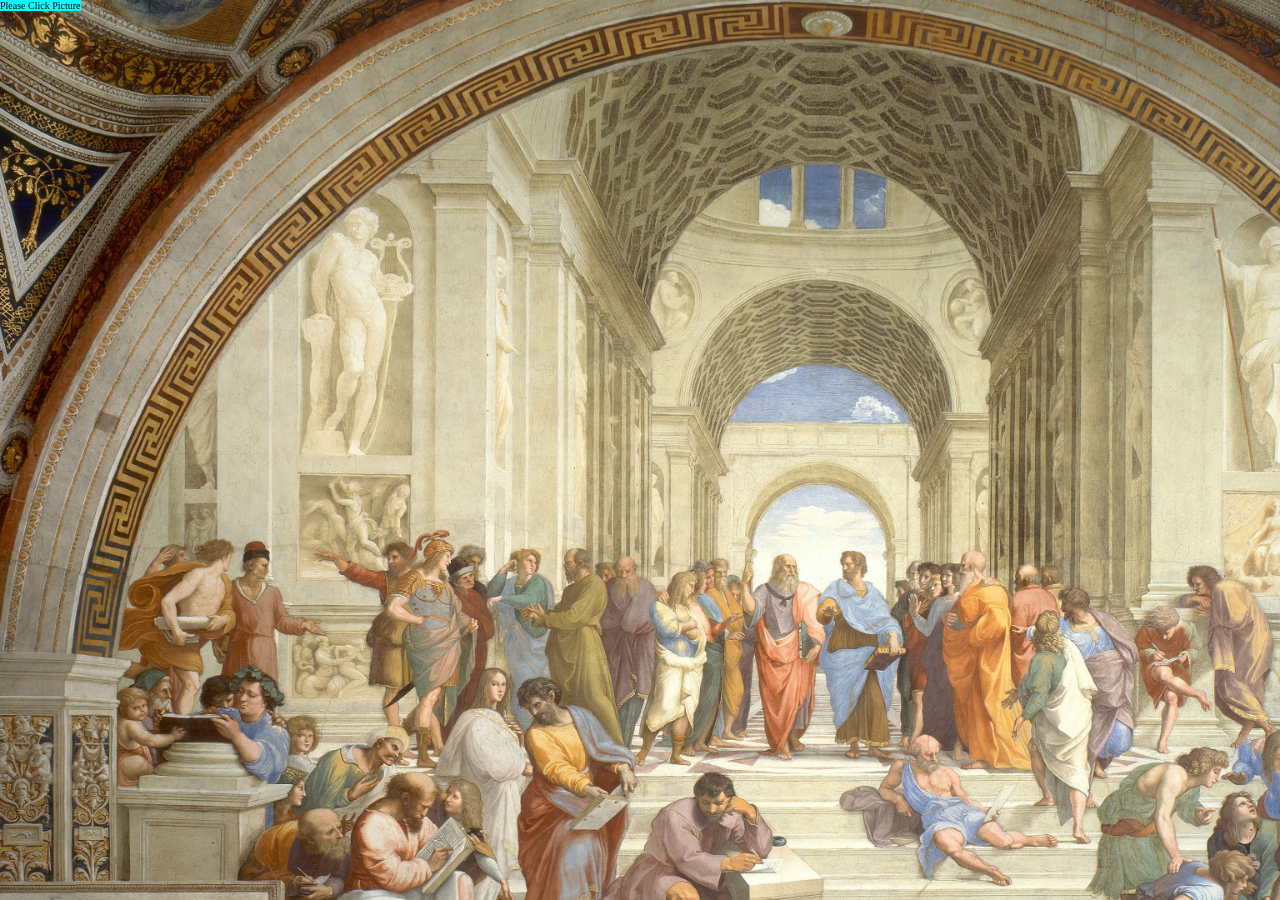
<file: index.html>
<!DOCTYPE html>

<html lang="en-US">
    <head>
        <meta charset="UTF-8">
        <title>Taha Kara | Ha ha go brr</title>
        <link rel="icon" href="assets/Icon.png">
        <link rel="stylesheet" href="assets/style.css">
        <meta name="viewport" content="width=device-width, initial-scale=1.0">
        <meta name="description" content="Ha Ha Go Brr">
        <meta name="og:image" content="https://tahakara.dev/assets/Aloha.png">
        <meta name="og:image:width" content="100">
        <meta name="og:image:height" content="100">
        <meta name="og:title" content="Hello There">
        <meta name="og:description" content="Ha Ha Go Brr">
    </head>
    <body>
        <div class="alpha">Please Click Picture</div>
        <div class="main">
            <div class="sence">
                <div class="bence"> 
                </div>
            </div>
        </div>
    </body>
    <script src="assets/script.js"></script>
</html>
</file>
<file: assets/style.css>
html,
body
{
    height: 100%;
}

*
{
    margin: 0;
    padding: 0;
    box-sizing: border-box;
}

body
{
    justify-content: center;
    align-items: center;
    min-height: 100vh;
    background-repeat: no-repeat;
    background-size:cover;
}

.alpha
{
    position: absolute; 
    font-size: 10px; 
    background-color:aqua ; 
    align-items: center;
    justify-content: center;
}

.main
{
    display:block;
    justify-content: center;
    align-items: center;
    min-height: 100vh;
    visibility: visible;
    opacity: 1;
    background-image: url("athena.jpg");
    background-size:cover;
}

.sence
{
    display: block;
    justify-content: center;
    align-items: center;
    min-height: 100vh;
    opacity: 0;
    visibility: hidden;
    transition: opacity 3s ease-in-out;
    background-size:cover;
}

.sence.is-visible
{
    opacity: 1;
    visibility: visible;
}

.bence
{
    display: block;
    justify-content: center;
    align-items: center;
    min-height: 100vh;
    background-image: url("athena_next.png");
    background-size: cover;
}
</file>
